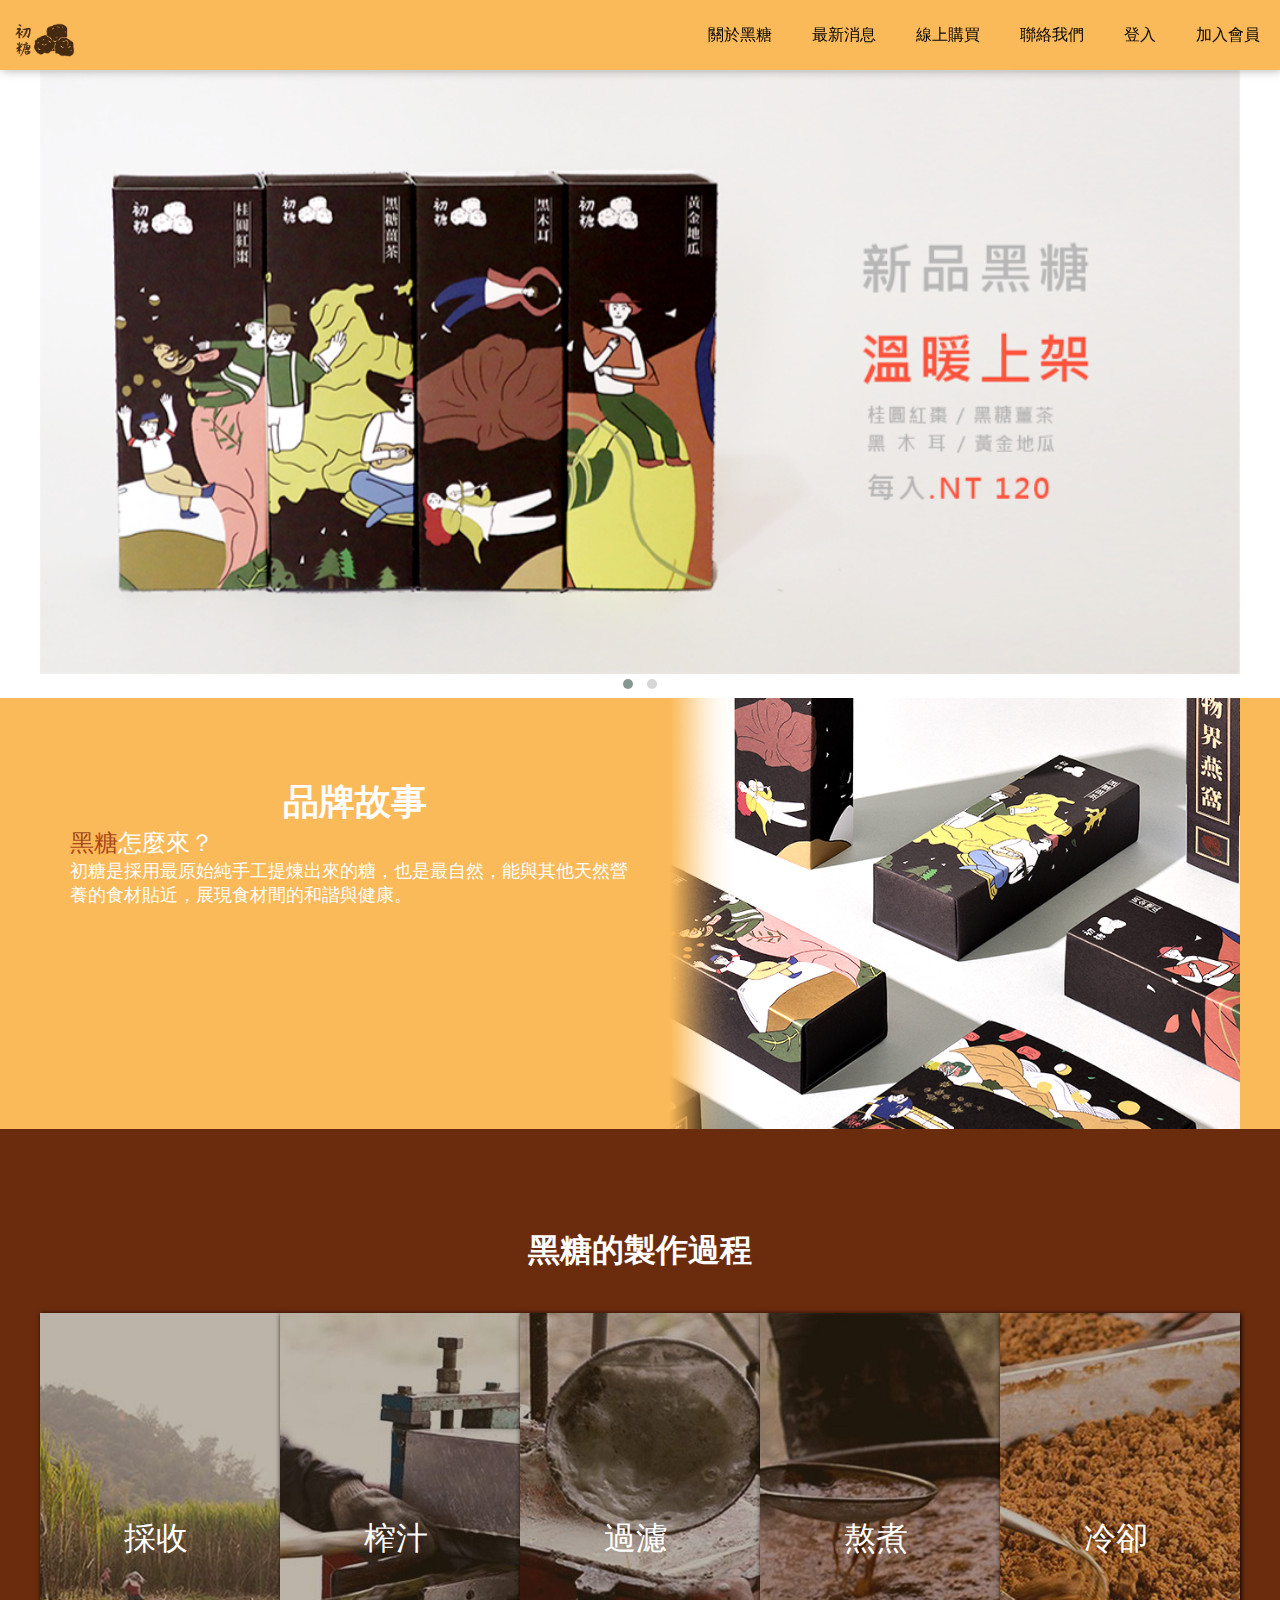
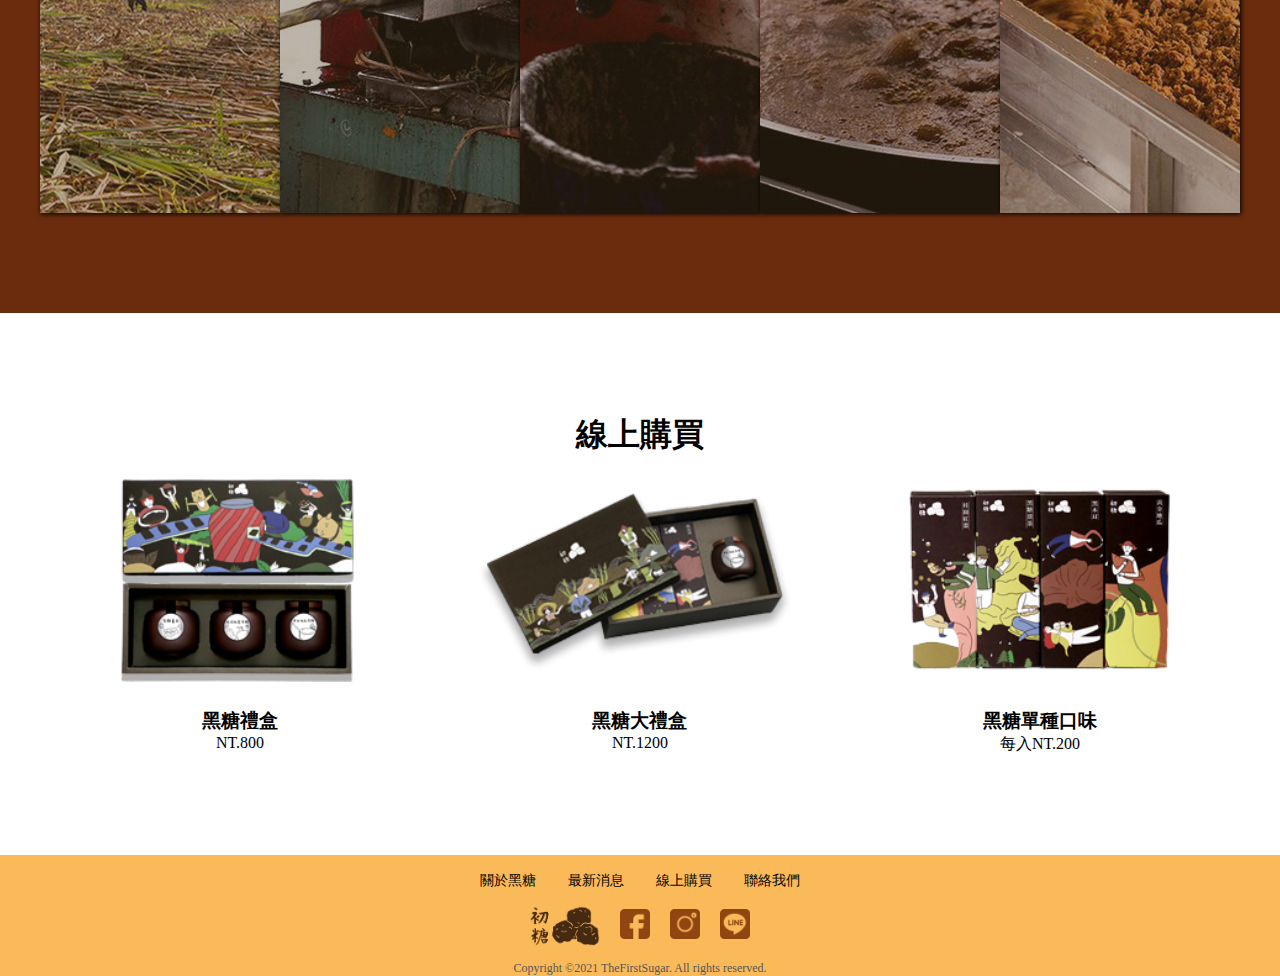
<file: index.html>
<!DOCTYPE html>
<html lang="en">
<head>
    <meta charset="UTF-8">
    <meta http-equiv="X-UA-Compatible" content="IE=edge">
    <meta name="viewport" content="width=device-width, initial-scale=1.0">
    <title>初糖</title>
    <link rel="stylesheet" href="css/style.css">
    <link rel="stylesheet" href="assets/owl.carousel.min.css">
    <link rel="stylesheet" href="assets/owl.theme.default.min.css">
    <link rel="stylesheet" href="css/index.css">
</head>
<body>
    <input type="checkbox" name="" id="menu_control">

    <div class="header">
        <a href="index.html" class="logo">
            <img src="pic/logo.png" alt="">
        </a>
        <label for="menu_control" class="menu_btn">
            <span>選單</span>
        </label>
        <nav>
            <a href="about.html">關於黑糖</a>
            <a href="news.html">最新消息</a>
            <a href="stone.html">線上購買</a>
            <a href="contact.html">聯絡我們</a>
            <a href="">登入</a>
            <a href="">加入會員</a>
        </nav>
    </div>
    
    
    
    <div class="owl-carousel owl-theme">
        <div class="item"><a href=""><img src="pic/news_commodity.png" style="width:100%"></a></div>
        <div class="item"><a href=""><img src="pic/news_commodity_1.png" style="width:100%"></a></div>
    </div>
    

    

    <section class="story">
        <div class="firstsugar">
            <div class="story_txt">
                <h2>品牌故事</h2>
                <span><span style="color:#A94719 ;">黑糖</span>怎麼來？</span>
                <p>初糖是採用最原始純手工提煉出來的糖，也是最自然，能與其他天然營養的食材貼近，展現食材間的和諧與健康。</p>
            </div>
            <div class="story_pic">
                <img src="pic/story_firstsugar.png" alt="">
            </div>
        </div>
    </section>
    <section class="blacksugar_step">
        <h2>黑糖的製作過程</h2>
        <div class="step">
            <div class="step_item">
                <img src="pic/step_1.png" alt="">
                <p>採收</p>
            </div>
            <div class="step_item">
                <img src="pic/step_2.jpg" alt="">
                <p>榨汁</p>
            </div>
            <div class="step_item">
                <img src="pic/step_3.jpg" alt="">
                <p>過濾</p>
            </div>
            <div class="step_item">
                <img src="pic/step_4.jpg" alt="">
                <p>熬煮</p>
            </div>
            <div class="step_item">
                <img src="pic/step_5.jpg" alt="">
                <p>冷卻</p>
            </div>
        </div>
    </section>
    
    <section class="stone">
        <h2>線上購買</h2>
        <div class="wrap">
                <div class="stone_item">
                    <a href=""><img src="pic/sugarbox.png"></a>
                    <h3>黑糖禮盒</h3>
                    <span>NT.800</span>
                </div>
            
                <div class="stone_item">
                    <a href=""><img src="pic/sugarbox2.png"></a>
                    <h3>黑糖大禮盒</h3>
                    <span>NT.1200</span>
                </div>
                
                <div class="stone_item">
                    <a href=""><img src="pic/sugarbox_mid.png"></a>
                    <h3>黑糖單種口味</h3>
                    <span>每入NT.200</span>
                </div>
            
            
        </div>
    </section>

    <div class="footer">
        <div class="footer_txt">
            <ul class="footer_ul">
                <li><a href="about.html">關於黑糖</a>  </li>
                <li><a href="news.html">最新消息</a>  </li>
                <li><a href="stone.html">線上購買</a>  </li>
                <li><a href="contact.html">聯絡我們</a>  </li>                
            </ul>
        </div>
        <div class="footer_item">
            <a href=></a><img src="pic/logo.png" alt=""></a>
            <a href=><img src="pic/facebook.png" alt=""></a>
            <a href=><img src="pic/instagram.png" alt=""></a>
            <a href=><img src="pic/line.png" alt=""><br></a>
        </div>    
        <div class="footer_copyright">
            <p>Copyright ©2021 TheFirstSugar. All rights reserved.</p>
        </div>
    </div>

</div>
<script src="https://code.jquery.com/jquery-3.6.0.min.js"></script>
<script src="owl.carousel.min.js"></script>
<script>
    $(document).ready(function(){
  $(".owl-carousel").owlCarousel({
        loop:true,
        margin:10,
        responsiveClass:true,
        dots: true,
        autoplay:true,
        responsive:{
            0:{
                items:1,
                nav:true
            },
            768:{
                items:1,
                nav:false
            },
            1200:{
                items:1,
                nav:true,
                loop:false
            }
        }
    });
});
    
</script>
</body>
</html>
</file>
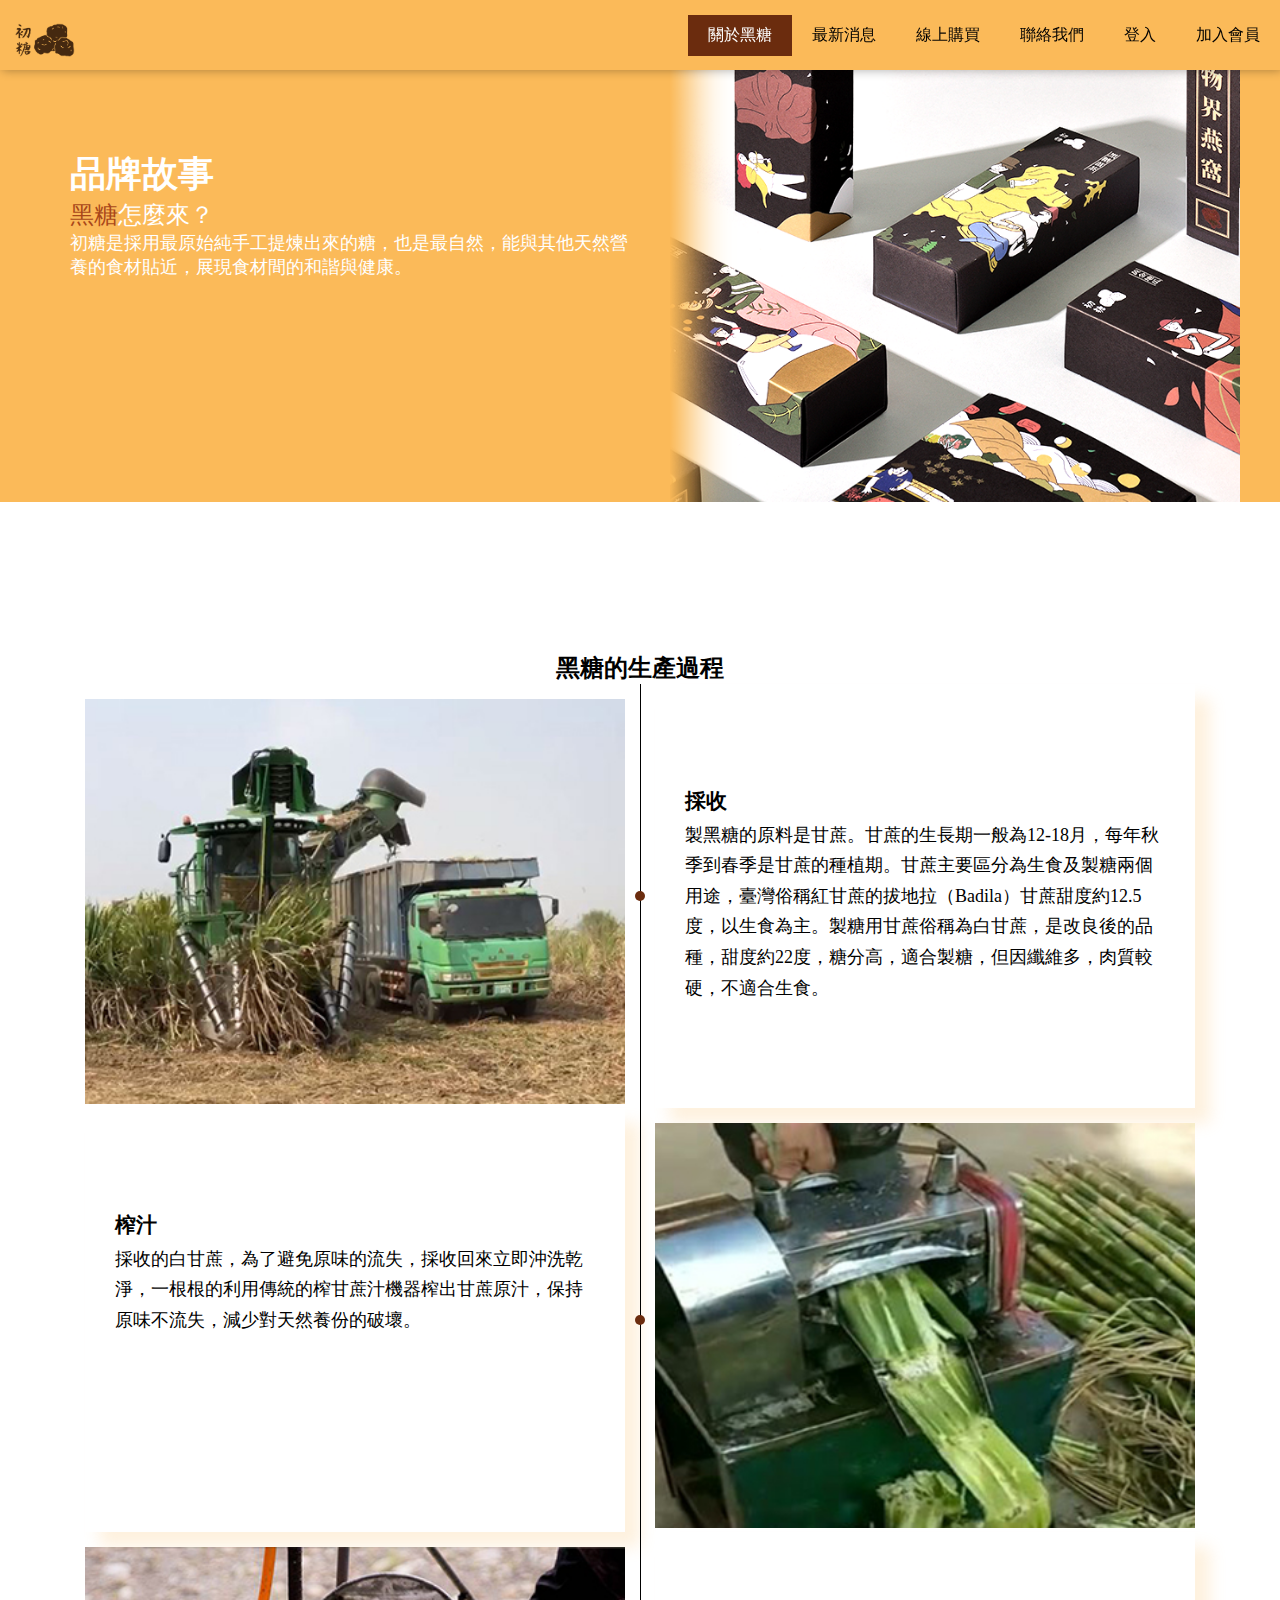
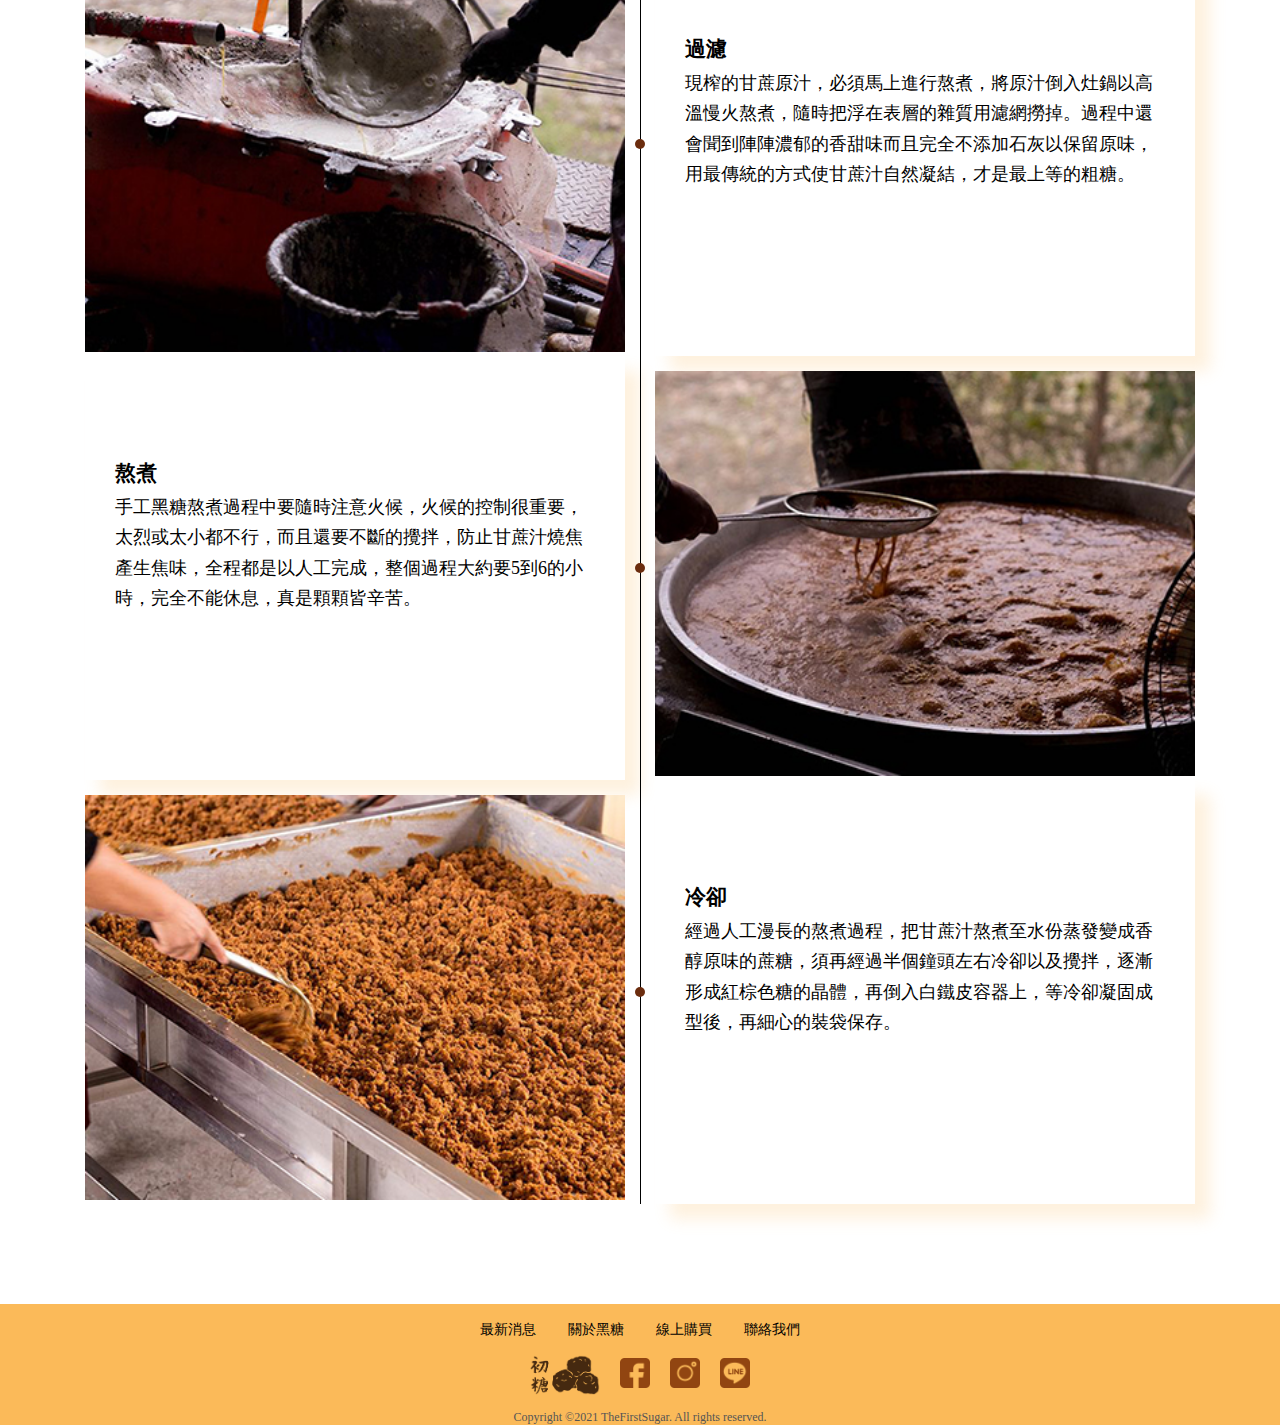
<file: about.html>
<!DOCTYPE html>
<html lang="en">
<head>
    <meta charset="UTF-8">
    <meta http-equiv="X-UA-Compatible" content="IE=edge">
    <meta name="viewport" content="width=device-width, initial-scale=1.0">
    <title>初糖 | 關於我們</title>
    <link rel="stylesheet" href="css/style.css">
    <link rel="stylesheet" href="css/about.css">
</head>
<body>
    <input type="checkbox" name="" id="menu_control">

    <div class="header">
        <a href="index.html" class="logo">
            <img src="pic/logo.png" alt="">
        </a>
        <label for="menu_control" class="menu_btn">
            <span>選單</span>
        </label>
        <nav>
            <a href="about.html" style='background-color: #6b2c0e; color: #fff;'>關於黑糖</a>
            <a href="news.html">最新消息</a>
            <a href="stone.html">線上購買</a>
            <a href="contact.html">聯絡我們</a>
            <a href="">登入</a>
            <a href="">加入會員</a>
        </nav>
    </div>

    <section class="story">
        <div class="firstsugar">
            <div class="story_txt">
                <h2>品牌故事</h2>
                <span><span style="color:#A94719 ;">黑糖</span>怎麼來？</span>
                <p>初糖是採用最原始純手工提煉出來的糖，也是最自然，能與其他天然營養的食材貼近，展現食材間的和諧與健康。</p>
            </div>
            <div class="story_pic">
                <img src="pic/story_firstsugar.png" alt="">
            </div>
        </div>
    </section>
    
    <section class="black_sugar_step">
        <h2>黑糖的生產過程</h2>
        <div class="wrap">
            <div class="item_step">
                <div class="item_nub">步驟一</div>
                <div class="pic"><img src="pic/about_step_1.jpg"></div>
                <div class="txt">
                    <h3>採收</h3>
                    <p>製黑糖的原料是甘蔗。甘蔗的生長期一般為12-18月，每年秋季到春季是甘蔗的種植期。甘蔗主要區分為生食及製糖兩個用途，臺灣俗稱紅甘蔗的拔地拉（Badila）甘蔗甜度約12.5度，以生食為主。製糖用甘蔗俗稱為白甘蔗，是改良後的品種，甜度約22度，糖分高，適合製糖，但因纖維多，肉質較硬，不適合生食。</p>
                </div>
            </div>
            <div class="item_step">
                <div class="item_nub">步驟二</div>
                <div class="pic"><img src="pic/about_step_2.jpg"></div>
                <div class="txt">
                    <h3>榨汁</h3>
                    <p>採收的白甘蔗，為了避免原味的流失，採收回來立即沖洗乾淨，一根根的利用傳統的榨甘蔗汁機器榨出甘蔗原汁，保持原味不流失，減少對天然養份的破壞。</p>
                </div>
            </div>
            <div class="item_step">
                <div class="item_nub">步驟三</div>
                <div class="pic"><img src="pic/about_step_3.jpg"></div>
                <div class="txt">
                    <h3>過濾</h3>
                    <p>現榨的甘蔗原汁，必須馬上進行熬煮，將原汁倒入灶鍋以高溫慢火熬煮，隨時把浮在表層的雜質用濾網撈掉。過程中還會聞到陣陣濃郁的香甜味而且完全不添加石灰以保留原味，用最傳統的方式使甘蔗汁自然凝結，才是最上等的粗糖。</p>
                </div>
            </div>
            <div class="item_step">
                <div class="item_nub">步驟四</div>
                <div class="pic"><img src="pic/about_step_4.jpg"></div>
                <div class="txt">
                    <h3>熬煮</h3>
                    <p>手工黑糖熬煮過程中要隨時注意火候，火候的控制很重要，太烈或太小都不行，而且還要不斷的攪拌，防止甘蔗汁燒焦產生焦味，全程都是以人工完成，整個過程大約要5到6的小時，完全不能休息，真是顆顆皆辛苦。</p>
                </div>
            </div>
            <div class="item_step">
                <div class="item_nub">步驟五</div>
                <div class="pic"><img src="pic/about_step_5.jpg"></div>
                <div class="txt">
                    <h3>冷卻</h3>
                    <p>經過人工漫長的熬煮過程，把甘蔗汁熬煮至水份蒸發變成香醇原味的蔗糖，須再經過半個鐘頭左右冷卻以及攪拌，逐漸形成紅棕色糖的晶體，再倒入白鐵皮容器上，等冷卻凝固成型後，再細心的裝袋保存。</p>
                </div>
            </div>
            
        
        
            
        </div>
    </section>
    
    <div class="footer">
        <div class="footer_txt">
            <ul class="footer_ul">
                <li><a href="news.html">最新消息</a>  </li>
                <li><a href="about.html">關於黑糖</a>  </li>
                <li><a href="stone.html">線上購買</a>  </li>
                <li><a href="contact.html">聯絡我們</a>  </li>
            </ul>
            
        </div>

        
        <div class="footer_item">
            <a href=></a><img src="pic/logo.png" alt=""></a>
            <a href=><img src="pic/facebook.png" alt=""></a>
            <a href=><img src="pic/instagram.png" alt=""></a>
            <a href=><img src="pic/line.png" alt=""></a>
        </div>    
        <div class="footer_copyright">
            <p>Copyright ©2021 TheFirstSugar. All rights reserved.</p>
        </div>
    </div>
</div>
</body>
</html>
</file>
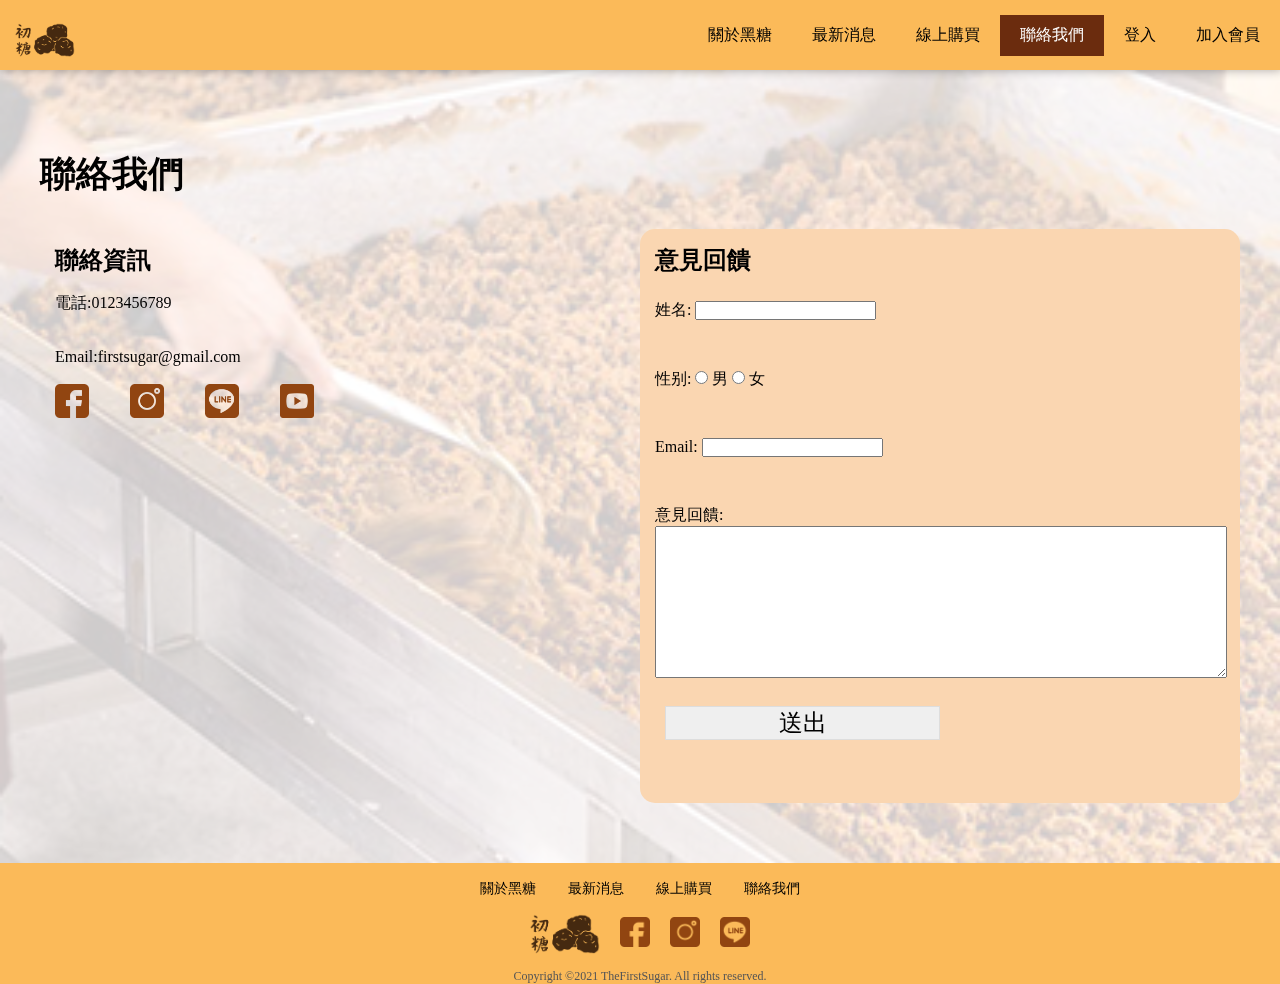
<file: contact.html>
<!DOCTYPE html>
<html lang="en">
<head>
    <meta charset="UTF-8">
    <meta http-equiv="X-UA-Compatible" content="IE=edge">
    <meta name="viewport" content="width=device-width, initial-scale=1.0">
    <title>初糖 | 聯絡我們</title>
    <link rel="stylesheet" href="css/style.css">
    <link rel="stylesheet" href="css/contact.css">
</head>
<body>
    <div class="bg">
        <img src="pic/about_step_5.jpg">
    </div>
    <input type="checkbox" name="" id="menu_control">

    <div class="header">
        <a href="index.html" class="logo">
            <img src="pic/logo.png" alt="">
        </a>
        <label for="menu_control" class="menu_btn">
            <span>選單</span>
        </label>
        <nav>
            <a href="about.html">關於黑糖</a>
            <a href="news.html">最新消息</a>
            <a href="stone.html">線上購買</a>
            <a href="contact.html" style='background-color: #6b2c0e; color: #fff;'>聯絡我們</a>
            <a href="">登入</a>
            <a href="">加入會員</a>
        </nav>
    </div>
    
    <div class="contact_h2">
        <h2>聯絡我們</h2>
    </div>
    <section class="contact">
        <!-- <div class="contact_wrap">
            <div class="contact_txt">
                <h3>聯絡資訊</h3>
                <p>電話:0123456789</p>
            </div>
        </div> -->
        <div class="wrap">
            <div class="contact_txt">
                <h3>聯絡資訊</h3>
                <p>電話:0123456789</p>
                <p>Email:firstsugar@gmail.com</p>
            </div>
            <div class="contact_wrap">
                <div class="contact_item">
                    <a href=""><img src="pic/facebook.png" alt=""></a>
                </div>
                <div class="contact_item">
                    <a href=""><img src="pic/instagram.png" alt=""></a>
                </div>
                <div class="contact_item">
                    <a href=""><img src="pic/line.png" alt=""></a>
                </div>
                <div class="contact_item">
                    <a href=""><img src="pic/youtube.png" alt=""></a>
                </div>
            </div>
        </div>
        <div class="contact_wrap">
            <form id="myform">
                <h2>意見回饋</h2>
                <fieldset>
                    <p>姓名:
                        <input class="special" type="text" name="name">
                    </p>
                    <p>性别:
                        <input class="radio" type="radio"  name="sex" value="male">
                        男
                        <input class="radio" type="radio"  name="sex" value="female">
                        女 </p>
                    <p>Email:
                        <input  class="special" type="text" name="email">
                    </p>
                    
                    <p>意見回饋:<br>
                        <textarea name="message" cols="65" rows="10"></textarea>
                    </p>
        
                    <div class="form_btn">
                        <button type="submit" class="submit"  >送出</button>
                    </div>
                    <p >
                    </p>
                </fieldset>
            </form>
        </div>
    </section>
        
    
    
    <div class="footer">
        <div class="footer_txt">
            <ul class="footer_ul">
                <li><a href="about.html">關於黑糖</a>  </li>
                <li><a href="news.html">最新消息</a>  </li>
                <li><a href="stone.html">線上購買</a>  </li>
                <li><a href="contact.html">聯絡我們</a>  </li>
            </ul>
            
        </div>
        <div class="footer_item">
            <a href=></a><img src="pic/logo.png" alt=""></a>
            <a href=><img src="pic/facebook.png" alt=""></a>
            <a href=><img src="pic/instagram.png" alt=""></a>
            <a href=><img src="pic/line.png" alt=""></a>
        </div>    
        <div class="footer_copyright">
            <p>Copyright ©2021 TheFirstSugar. All rights reserved.</p>
        </div>
    </div>
</div>
</body>
</html>
</file>
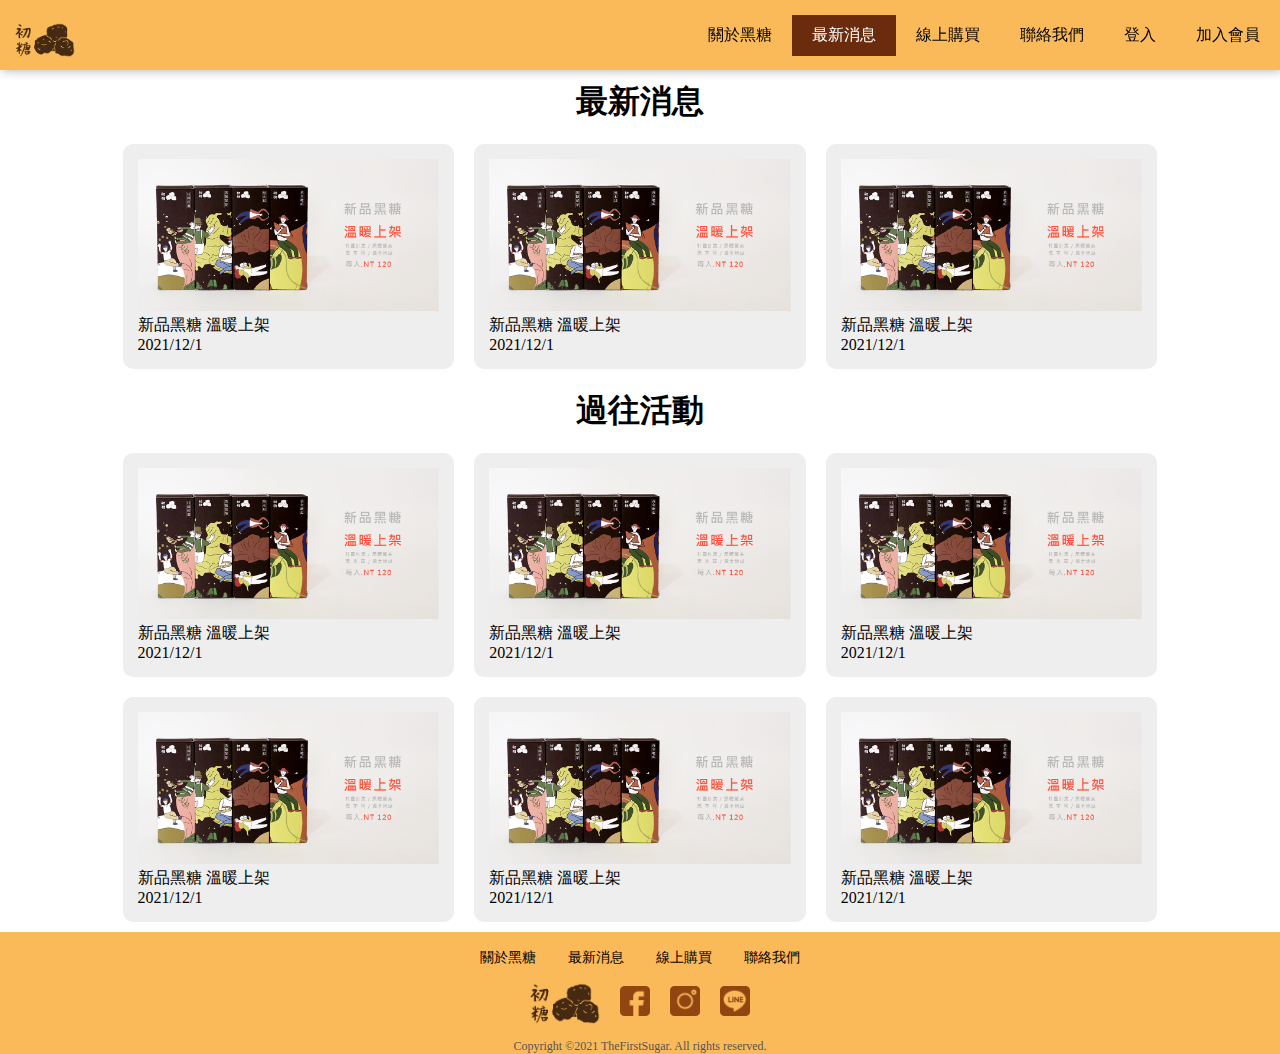
<file: news.html>
<!DOCTYPE html>
<html lang="en">
<head>
    <meta charset="UTF-8">
    <meta http-equiv="X-UA-Compatible" content="IE=edge">
    <meta name="viewport" content="width=device-width, initial-scale=1.0">
    <title>初糖 | 最新消息</title>
    <link rel="stylesheet" href="css/style.css">
    <link rel="stylesheet" href="css/news.css">
</head>
<body>
    <input type="checkbox" name="" id="menu_control">

    <div class="header">
        <a href="index.html" class="logo">
            <img src="pic/logo.png" alt="">
        </a>
        <label for="menu_control" class="menu_btn">
            <span>選單</span>
        </label>
        <nav>
            <a href="about.html">關於黑糖</a>
            <a href="news.html" style='background-color: #6b2c0e; color: #fff;'>最新消息</a>
            <a href="stone.html">線上購買</a>
            <a href="contact.html">聯絡我們</a>
            <a href="">登入</a>
            <a href="">加入會員</a>
        </nav>
    </div>
    
    <section class="news">
        <h2>最新消息</h2>
        <div class="flex">
            <div class="wrap">
                <div class="row">
                    <div class="pic">
                        <img src="pic/news_commodity.png" alt="">
                    </div>
                    <div class="txt">
                        <span>新品黑糖 溫暖上架</span>
                        <p>2021/12/1</p>
                    </div>
                </div>
                <div class="row">
                    <div class="pic">
                        <img src="pic/news_commodity.png" alt="">
                    </div>
                    <div class="txt">
                        <span>新品黑糖 溫暖上架</span>
                        <p>2021/12/1</p>
                    </div>
                </div>
                <div class="row">
                    <div class="pic">
                        <img src="pic/news_commodity.png" alt="">
                    </div>
                    <div class="txt">
                        <span>新品黑糖 溫暖上架</span>
                        <p>2021/12/1</p>
                    </div>
                </div>
            </div>
        </div>

        <h2>過往活動</h2>
        <div class="wrap">
            <div class="row">
                <div class="pic">
                    <img src="pic/news_commodity.png" alt="">
                </div>
                <div class="txt">
                    <span>新品黑糖 溫暖上架</span>
                    <p>2021/12/1</p>
                </div>
            </div>
            <div class="row">
                <div class="pic">
                    <img src="pic/news_commodity.png" alt="">
                </div>
                <div class="txt">
                    <span>新品黑糖 溫暖上架</span>
                    <p>2021/12/1</p>
                </div>
            </div>
            <div class="row">
                <div class="pic">
                    <img src="pic/news_commodity.png" alt="">
                </div>
                <div class="txt">
                    <span>新品黑糖 溫暖上架</span>
                    <p>2021/12/1</p>
                </div>
            </div>
            <div class="row">
                <div class="pic">
                    <img src="pic/news_commodity.png" alt="">
                </div>
                <div class="txt">
                    <span>新品黑糖 溫暖上架</span>
                    <p>2021/12/1</p>
                </div>
            </div>
            <div class="row">
                <div class="pic">
                    <img src="pic/news_commodity.png" alt="">
                </div>
                <div class="txt">
                    <span>新品黑糖 溫暖上架</span>
                    <p>2021/12/1</p>
                </div>
            </div>
            <div class="row">
                <div class="pic">
                    <img src="pic/news_commodity.png" alt="">
                </div>
                <div class="txt">
                    <span>新品黑糖 溫暖上架</span>
                    <p>2021/12/1</p>
                </div>
            </div>
        </div>
    </section>

    
    <div class="footer">
        <div class="footer_txt">
            <ul class="footer_ul">
                <li><a href="about.html">關於黑糖</a>  </li>
                <li><a href="news.html">最新消息</a>  </li>
                <li><a href="stone.html">線上購買</a>  </li>
                <li><a href="contact.html">聯絡我們</a>  </li>
            </ul>
            
        </div>
        <div class="footer_item">
            <a href=></a><img src="pic/logo.png" alt=""></a>
            <a href=><img src="pic/facebook.png" alt=""></a>
            <a href=><img src="pic/instagram.png" alt=""></a>
            <a href=><img src="pic/line.png" alt=""></a>
        </div>
        <div class="footer_copyright">
            <p>Copyright ©2021 TheFirstSugar. All rights reserved.</p>
        </div>    
    </div>
</body>
</html>
</file>
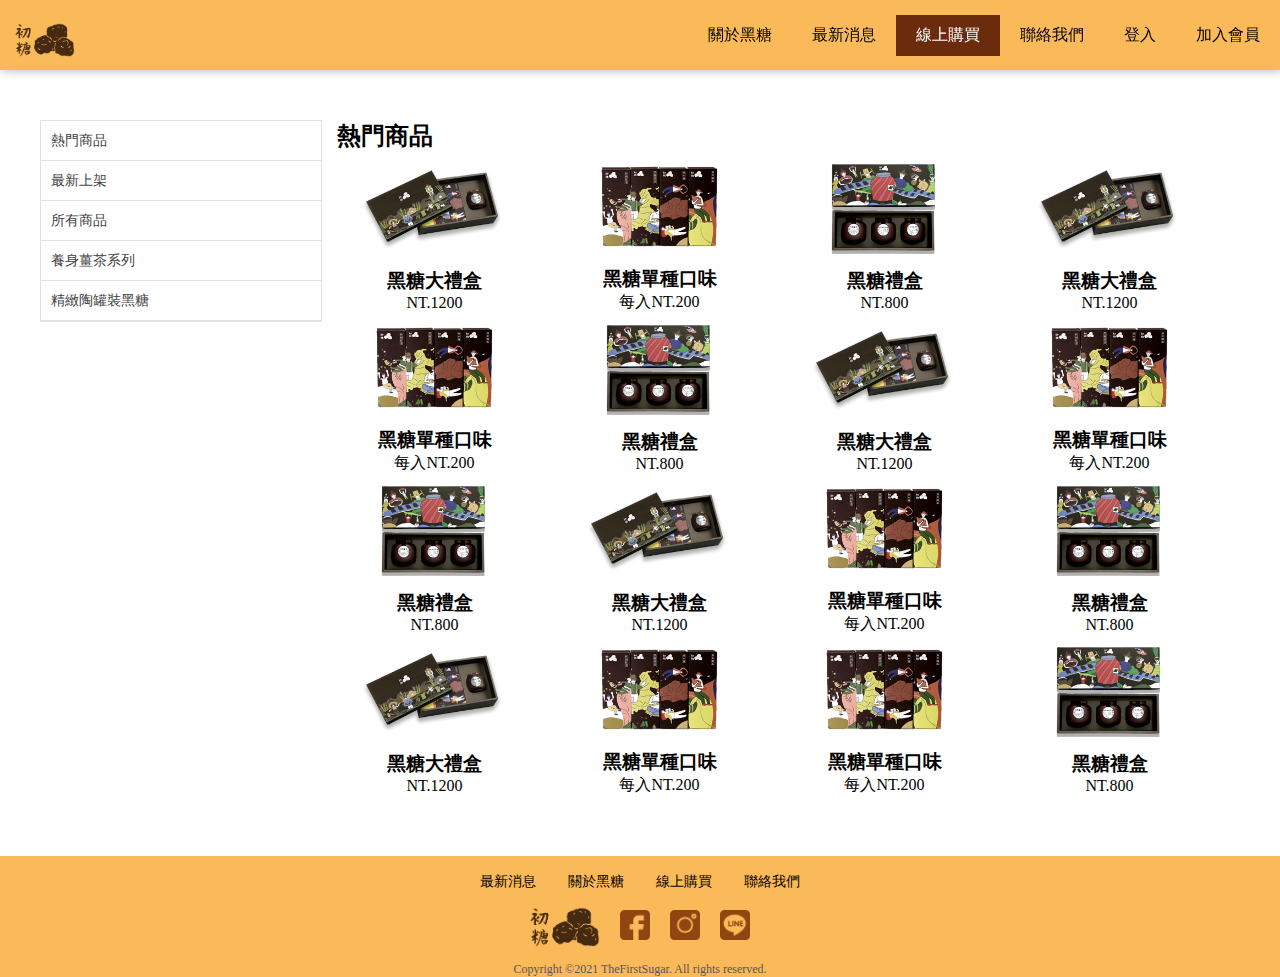
<file: stone.html>
<!DOCTYPE html>
<html lang="en">
<head>
    <meta charset="UTF-8">
    <meta http-equiv="X-UA-Compatible" content="IE=edge">
    <meta name="viewport" content="width=device-width, initial-scale=1.0">
    <title>初糖 | 線上購買</title>
    <link rel="stylesheet" href="css/style.css">
    <link rel="stylesheet" href="css/stone.css">
</head>
<body>
    <input type="checkbox" name="" id="menu_control">

    <div class="header">
        <a href="index.html" class="logo">
            <img src="pic/logo.png" alt="">
        </a>
        <label for="menu_control" class="menu_btn">
            <span>選單</span>
        </label>
        <nav>
            <a href="about.html">關於黑糖</a>
            <a href="news.html">最新消息</a>
            <a href="stone.html" style='background-color: #6b2c0e; color: #fff;'>線上購買</a>
            <a href="contact.html">聯絡我們</a>
            <a href="">登入</a>
            <a href="">加入會員</a>
        </nav>
    </div>
    <div class="row">
        
        <section class="stone">
            <ul class="stone_classification">
                <li><a href="">熱門商品</a></li>
                <li><a href="">最新上架</a></li>
                <li><a href="">所有商品</a></li>
                <li><a href="">養身薑茶系列</a></li>
                <li><a href="">精緻陶罐裝黑糖</a></li>
            </ul>
            <div class="stone_right">
                <div class="stone_h2">
                    <h2>熱門商品</h2>
                </div>
                <div class="wrap">
                    <div class="stone_item">
                        <a href="stone_item.html"><img src="pic/sugarbox2.png"></a>
                        <h3>黑糖大禮盒</h3>
                        <span>NT.1200</span>
                    </div>
                    <div class="stone_item">
                        <a href=""><img src="pic/sugarbox_mid.png"></a>
                        <h3>黑糖單種口味</h3>
                        <span>每入NT.200</span>
                    </div>
                    <div class="stone_item">
                        <a href=""><img src="pic/sugarbox.png"></a>
                        <h3>黑糖禮盒</h3>
                        <span>NT.800</span>
                    </div>
                    <div class="stone_item">
                        <a href=""><img src="pic/sugarbox2.png"></a>
                        <h3>黑糖大禮盒</h3>
                        <span>NT.1200</span>
                    </div>
                    <div class="stone_item">
                        <a href=""><img src="pic/sugarbox_mid.png"></a>
                        <h3>黑糖單種口味</h3>
                        <span>每入NT.200</span>
                    </div>
                    <div class="stone_item">
                        <a href=""><img src="pic/sugarbox.png"></a>
                        <h3>黑糖禮盒</h3>
                        <span>NT.800</span>
                    </div>
                    <div class="stone_item">
                        <a href=""><img src="pic/sugarbox2.png"></a>
                        <h3>黑糖大禮盒</h3>
                        <span>NT.1200</span>
                    </div>
                    <div class="stone_item">
                        <a href=""><img src="pic/sugarbox_mid.png"></a>
                        <h3>黑糖單種口味</h3>
                        <span>每入NT.200</span>
                    </div>
                    <div class="stone_item">
                        <a href=""><img src="pic/sugarbox.png"></a>
                        <h3>黑糖禮盒</h3>
                        <span>NT.800</span>
                    </div>
                    <div class="stone_item">
                        <a href=""><img src="pic/sugarbox2.png"></a>
                        <h3>黑糖大禮盒</h3>
                        <span>NT.1200</span>
                    </div>
                    <div class="stone_item">
                        <a href=""><img src="pic/sugarbox_mid.png"></a>
                        <h3>黑糖單種口味</h3>
                        <span>每入NT.200</span>
                    </div>
                    <div class="stone_item">
                        <a href=""><img src="pic/sugarbox.png"></a>
                        <h3>黑糖禮盒</h3>
                        <span>NT.800</span>
                    </div>
                    <div class="stone_item">
                        <a href=""><img src="pic/sugarbox2.png"></a>
                        <h3>黑糖大禮盒</h3>
                        <span>NT.1200</span>
                    </div>
                    <div class="stone_item">
                        <a href=""><img src="pic/sugarbox_mid.png"></a>
                        <h3>黑糖單種口味</h3>
                        <span>每入NT.200</span>
                    </div>
                    <div class="stone_item">
                        <a href=""><img src="pic/sugarbox_mid.png"></a>
                        <h3>黑糖單種口味</h3>
                        <span>每入NT.200</span>
                    </div>
                    <div class="stone_item">
                        <a href=""><img src="pic/sugarbox.png"></a>
                        <h3>黑糖禮盒</h3>
                        <span>NT.800</span>
                    </div>
                </div>
            </div>
        </section>
    </div>
   
    
    <div class="footer">
        <div class="footer_txt">
            <ul class="footer_ul">
                <li><a href="news.html">最新消息</a>  </li>
                <li><a href="about.html">關於黑糖</a>  </li>
                <li><a href="stone.html">線上購買</a>  </li>
                <li><a href="contact.html">聯絡我們</a>  </li>
            </ul>
            
        </div>
        <div class="footer_item">
            <a href=></a><img src="pic/logo.png" alt=""></a>
            <a href=><img src="pic/facebook.png" alt=""></a>
            <a href=><img src="pic/instagram.png" alt=""></a>
            <a href=><img src="pic/line.png" alt=""></a>   
        </div>    
        <div class="footer_copyright">
            <p>Copyright ©2021 TheFirstSugar. All rights reserved.</p>
        </div>
    </div>

</div>
</body>
</html>
</file>
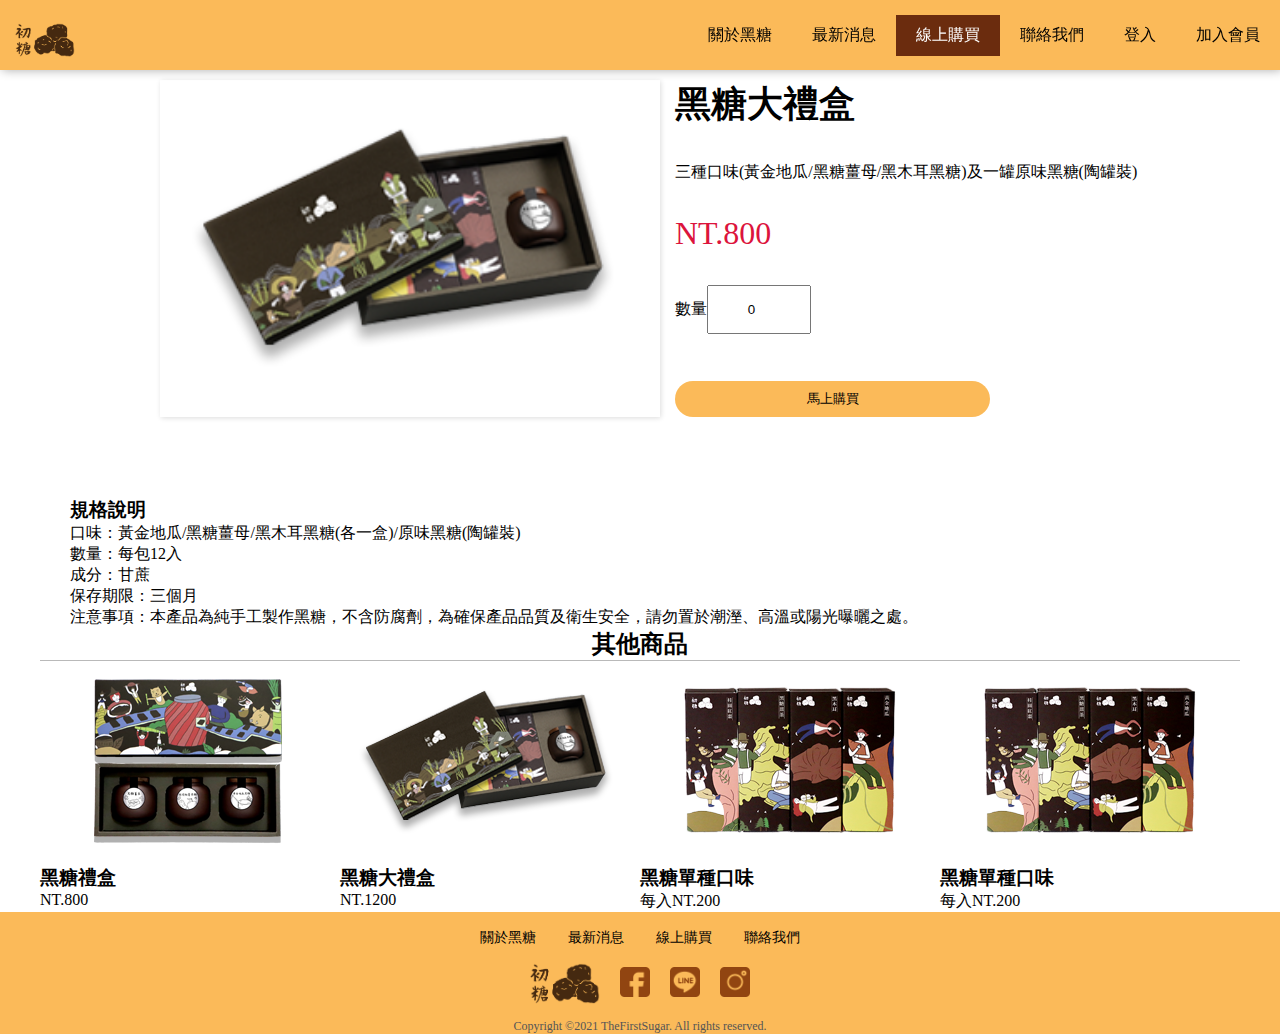
<file: stone_item.html>
<!DOCTYPE html>
<html lang="en">
<head>
    <meta charset="UTF-8">
    <meta http-equiv="X-UA-Compatible" content="IE=edge">
    <meta name="viewport" content="width=device-width, initial-scale=1.0">
    <title>初糖 | 商品</title>
    <link rel="stylesheet" href="css/style.css">
    <link rel="stylesheet" href="css/stone_item.css">
</head>
<body>
    <input type="checkbox" name="" id="menu_control">

    <div class="header">
        <a href="index.html" class="logo">
            <img src="pic/logo.png" alt="">
        </a>
        <label for="menu_control" class="menu_btn">
            <span>選單</span>
        </label>
        <nav>
            <a href="about.html">關於黑糖</a>
            <a href="news.html">最新消息</a>
            <a href="stone.html" style='background-color: #6b2c0e; color: #fff;'>線上購買</a>
            <a href="contact.html">聯絡我們</a>
            <a href="">登入</a>
            <a href="">加入會員</a>
        </nav>
    </div>
    
    <section class="stone">
        <div class="wrap">
            <div class="stone_item">
                <div class="pic">
                    <img src="pic/sugarbox2.png">
                </div>   
                <div class="txt">
                    <h3>黑糖大禮盒</h3>
                    <p>三種口味(黃金地瓜/黑糖薑母/黑木耳黑糖)及一罐原味黑糖(陶罐裝)</p>
                    <span>NT.800</span>
                    <div class="txt_buttun">                    
                        數量<input type="number" name="ticketNum" value="0" style="width:100px; height: 45px; text-align: center;" >
                    </div>
                    <button>馬上購買</button>
                </div>
            </div>
        </div>
    </section>
    <section class="product_description">
        <div class="product_item"></div>
        <div class="product_item">
            <h3>規格說明</h3>
            <span>口味：黃金地瓜/黑糖薑母/黑木耳黑糖(各一盒)/原味黑糖(陶罐裝)</span>
            <span>數量：每包12入</span>
            <span>成分：甘蔗</span>
            <span>保存期限：三個月</span>
            <span>注意事項：本產品為純手工製作黑糖，不含防腐劑，為確保產品品質及衛生安全，請勿置於潮溼、高溫或陽光曝曬之處。</span>
        </div>
    </section>
    <section class="stone_more">
        <h2>其他商品</h2>
        <div class="wrap">
            <div class="stone_more_item">
            <a href=""><img src="pic/sugarbox.png"></a>
            <h3>黑糖禮盒</h3>
            <span>NT.800</span>
            </div>
            <div class="stone_more_item">
            <a href=""><img src="pic/sugarbox2.png"></a>
            <h3>黑糖大禮盒</h3>
            <span>NT.1200</span>
            </div>
            <div class="stone_more_item">
            <a href=""><img src="pic/sugarbox_mid.png"></a>
            <h3>黑糖單種口味</h3>
            <span>每入NT.200</span>
            </div>
            <div class="stone_more_item">
            <a href=""><img src="pic/sugarbox_mid.png"></a>
            <h3>黑糖單種口味</h3>
            <span>每入NT.200</span>
            </div>
        </div>
    </section>
    
    <div class="footer">
        <div class="footer_txt">
            <ul class="footer_ul">
                <li><a href="about.html">關於黑糖</a>  </li>
                <li><a href="news.html">最新消息</a>  </li>
                <li><a href="stone.html">線上購買</a>  </li>
                <li><a href="contact.html">聯絡我們</a>  </li>
            </ul>
            
        </div>
        <div class="footer_item">
            <a href=></a><img src="pic/logo.png" alt=""></a>
            <a href=><img src="pic/facebook.png" alt=""></a>
            <a href=><img src="pic/line.png" alt=""></a>            
            <a href=><img src="pic/instagram.png" alt=""></a>
        </div>  
        <div class="footer_copyright">
            <p>Copyright ©2021 TheFirstSugar. All rights reserved.</p>
        </div>  
    </div>
</div>
</body>
</html>
</file>
<file: css/style.css>
*{
    margin: 0;
    padding: 0;
    list-style: none;
}
#menu_control{
    position: absolute;
    opacity: 0;
}
.header{
    width: 100%;
    height: 70px;
    background-color: #fbba59;
    position: fixed;
    box-shadow: 2px 0px 10px #0005; 
    z-index: 99;
}
 .logo{
     padding-top: 15px;
    padding-left: 15px;
    width: 60px;
    height: 40px;
    display: block;
}
.logo img{
    width: 100%;
    vertical-align: middle;
}
.menu_btn{
    width: 40px;
    height: 40px;
    /* background-color: black; */
    display: block;
    position: absolute;
    top: 15px;
    right: 10px;
    cursor: pointer;
}
.menu_btn:checked {
    background-color: #6b2c0e;
}
.menu_btn span{
    opacity: 0;
    width: 1px;
    height: 1px;
    display: block;
    overflow: hidden;
}
.menu_btn::before{
    content: '';
    position: absolute;
    height: 2px;
    width: 36px;
    background-color: #555;
    top: 0;
    bottom: 0;
    margin: auto;
    box-shadow: 0px 8px 0px #555,
                0px -8px 0px #555;
}
nav{
    width: 80%;
    height: calc(100vh - 50px);
    background-color: #fbb833ed;
    position: absolute;
    top: 70px;
    left: -100%;
    transition: 0.3s;
}
nav a{
    display: block;
    text-decoration: none;
    color: #000;
    padding: 10px 20px;
    border-bottom: 1px solid #fff;
}
#menu_control:checked ~ .header nav{
    left: 0%;
}

.footer{
    width:  100%;
    margin: auto;
    background-color: #fbba59;
}
.footer_txt{
    max-width: 1200px;
    margin: auto;
}
.footer_ul{
    display: flex;
    justify-content: center;
}
.footer_ul li{
    padding: 1em;
}
.footer_ul li:hover{
    background-color: #6b2c0e;
}
.footer_ul li a{
    text-decoration: none;
    color: #000;
}
.footer_item{
    display: flex;
    justify-content: center;
    align-items: center;
}
.footer_item p{
    display: inline-block;
    margin-left: 15px;
    vertical-align: middle;
}
.footer_item img:nth-child(0n+2){
    width: 70px;
}
.footer_item img{
    width: 30px;
    padding: 0 10px;
    padding-bottom: 15px;
}
.footer_copyright{
    font-size: 12px;
    text-align: center;
    color: #555;
}
.footer_ul li a{
    font-size: 14px;
}
@media screen and (min-width:768px) {
    
    .menu_btn{ display: none;}
    .header{
        display: flex;
        justify-content: space-between;
        align-items: center;
    }
    nav{
        position: relative;
        left: 0;
        display: flex;
        width: auto;
        height: auto;
        top: 0;
        background-color: transparent;
    }
    nav a{
        border-bottom: none;
        color: #000;
    }
}
</file>
<file: css/index.css>
/* index.html */
.news{
    max-width: 1200px;
    padding-top: 70px;
    margin:  auto ;
    font-size: 0;
}
.news img{
    width: 100%;
}
.story{
    background-color: #fbba59;
}
.story_txt{
    width: calc(100% - 60px);
    margin-top:0px ;
    padding: 30px;
    color: #fff;
}
.story_pic{
    width: 100%;
    font-size: 0;
}
.story_pic img{
    width: 100%;
}
.story_txt h2{
    font-size: 36px;
}
.story_txt span{
    font-size: 24px;
}
.story_txt p{
    font-size: 18px;
}
.blacksugar_step{
    background-color: #6b2c0e;
    padding: 100px 0;
}
h2{
    text-align: center;
    font-size: 32px;
}
.stone{
    margin: 100px auto;
    text-align: center;
}
.blacksugar_step h2{
    color: #fff;
}
.step{
    display: flex;
    flex-wrap: wrap;
    justify-content: center;
    line-height: 0;            
}
.step_item{
    height: 150px;
    overflow: hidden;
    position: relative;
}
.step_item :nth-child(5n){
    width: 100%;
    height: 150px;
    overflow: hidden;
    position: relative;
}
.step_item p{
    position: absolute;
    top: 45%;
    left:35%;
    color: #fff;
    font-size: 32px;
}

@media screen and (min-width:768px) {
    
    .stone{
        max-width: 768px;
    }
    .wrap{
        display: flex;
        margin: auto;
    }
    .stone_item{
        width: calc(100% / 3 - 30px);
        padding: 0 15px;
        /* box-sizing: border-box; */
    }
    .stone_item img{
        width: 100%;
    }
    .story_pic{
        width: calc(100% / 2);
        font-size: 0;
    }
    .firstsugar{
        max-width: 1200px;
        margin: auto;
        justify-content: center;
        display: flex;
    }
    .story_txt{
        width: calc(100% / 2);
        margin-top: 50px;
    }
    .step{
        display: flex;
        justify-content: center;
        line-height: 0;
    }
    .step_item{
        height: auto;
        position: relative;
        overflow: visible;
    }
    .step_item p{
        position: absolute;
        top: 45%;
        left:35%;
        color: #fff;
        font-size: 32px;
    }
    .step_item img{
        transform:scale(1,1);
        transition: all 1s ease-out;
        box-shadow: 1px 1px 5px #000;

    }
    .step_item img:hover{
        transform:scale(1.1,1.1);
        transition: all 1s ease-out;
        z-index: 10;
        box-shadow: 1px 1px 30px #000;
    }
    .blacksugar_step h2{
        margin-bottom: 40px;
    }
}
@media screen and (min-width:1200px) {
    .stone{
        max-width: 1200px;
    }
    .wrap{
        display: flex;
        margin: auto;
    }
    .stone_item{
        width: calc(100% / 3 - 30px);
        padding: 0 15px;
        /* box-sizing: border-box; */
    }
    .stone_item img{
        width: 100%;
    }
    .story_pic{
        width: calc(100% / 2);
        font-size: 0;
    }
    .firstsugar{
        max-width: 1200px;
        margin: auto;
        justify-content: center;
        display: flex;
    }
    .story_txt{
        width: calc(100% / 2);
        margin-top: 50px;
    }
    .step{
        display: flex;
        justify-content: center;
        line-height: 0;
    }
    .step_item{
        height: auto;
        position: relative;
        overflow: visible;
    }
    .step_item p{
        position: absolute;
        top: 45%;
        left:35%;
        color: #fff;
        font-size: 32px;
    }
    .step_item img{
        transform:scale(1,1);
        transition: all 1s ease-out;
        box-shadow: 1px 1px 5px #000;

    }
    .step_item img:hover{
        transform:scale(1.1,1.1);
        transition: all 1s ease-out;
        z-index: 10;
        box-shadow: 1px 1px 30px #000;
    }
    .blacksugar_step h2{
        margin-bottom: 40px;
    }
    .item{
        margin: 0 auto;
        padding-top: 70px;
        max-width: 1200px;
    }
}
.item{
    padding-top: 70px;
    width: 100%;
    position: relative;
}
.owl-nav{
    display: none;
}
</file>
<file: css/about.css>
/* about.html */
.story{
            padding-top:70px ;
            background-color: #fbba59;
        }
        .story_txt{
            width: calc(100% - 60px);
            margin-top:0px ;
            padding: 30px;
            color: #fff;
        }
        .story_pic{
            width: 100%;
            font-size: 0;
        }
        .story_pic img{
            width: 100%;
        }
        .story_txt h2{
            font-size: 36px;
        }
        .story_txt span{
            font-size: 24px;
        }
        .story_txt p{
            font-size: 18px;
        }
        .blacksugar_step{
            background-color: #6b2c0e;
            padding: 100px 0;
        }
        .item_step{
            margin: 15px 0 ;
            position: relative;
        }
        .item_nub{
            font-size: 20px;
            padding: 15px;
            position: absolute;
            top: 5%;
            left: 3%;
            z-index: 3;
            background-color: #fbba59;
        }
        .pic{
            width: 95%;
            position: relative;
            left: 5%;
        }
        .pic img{
            width: 75%;
        }
        .txt{
            width: 90%;
            background-color: #fffb;
            /* position: absolute; */
            /* bottom: 0;
            right: 0; */
            padding: 10px 5%;
        }
        .black_sugar_step{
            margin: 50px 0;
        }
        .black_sugar_step h2{
            text-align: center;
        }
        @media screen and (min-width:768px){
            .story_pic{
                width: calc(100% / 2);
                font-size: 0;
            }
            .firstsugar{
                max-width: 768px;
                margin: auto;
                justify-content: center;
                display: flex;
            }
            .story_txt{
                width: calc(100% / 2);
                margin-top: 50px;
            }
            .step_item{
                position: relative;
            }
            .step_item p{
                position: absolute;
                top: 50%;
                left: 40%;
                font-size: 32px;
                color: #fff;
            }
            .blacksugar_step h2{
                text-align: center;
                font-size: 32px;
            }
            .step{   
                display: flex;
                justify-content: center;
                font-size: 0;
            }
            .step_item:hover{  
                box-shadow: 0px 0px 10px #0009;   
            }
            .stone{
                margin: 200px 0;
                text-align: center;
            }
            .wrap{
                display: flex;
                flex-wrap: wrap;
                justify-content: center;
            }
            .stone_item{
                width: 310px;
                margin: 30px 15px 0;
                padding: 15px;
            }
            
            .black_sugar_step{
                margin-top: 150px;
                margin-bottom: 100px;
            }
            .black_sugar_step h2{
                text-align: center;
            }
            .item_step:nth-child(even){
                display: flex;
                flex-direction: row-reverse;
            }
            .item_step{
                margin: 0;
                display: flex;
                position: relative;
            }
            .item_step::after{
                content: '';
                position: absolute;
                width: 10px;
                height: 10px;
                background-color: #6b2c0e;
                top: 0;
                bottom: 0;
                left: 0;
                right: 0;
                margin: auto;
                border-radius: 50%;
            }
            .item_step::before{
                content: '';
                width: 1px;
                background-color: #000;
                position: absolute;
                top: 0;
                left: 0;
                right: 0;
                bottom: 0;
                margin: auto;
            }
            .item_step:nth-child(odd) .pic{
                width: calc(100% / 2 - 30px);
                padding: 15px 15px 0 15px;
            }
            .item_step:nth-child(even) .pic{
                width: calc(100% / 2 - 30px);
                padding: 15px 15px 0 15px;
            }
            .pic{
            
            left: 0;
            }
            .pic img{
                width: 100%;
                line-height: 0;
            }
            .txt{
                width: calc(100% / 2 );
                padding: 15px 30px 0;
                font-size: 18px;
                line-height: 1.7;
                box-sizing: border-box;
                align-items: center;
                box-shadow: 15px 15px 15px #fbba5933;
                position: static;
            }
            .item_nub{
                display: none;
            }
        }
        @media screen and (min-width:1200px){
            .story_pic{
                width: calc(100% / 2);
                font-size: 0;
            }
            .firstsugar{
                max-width: 1200px;
                margin: auto;
                justify-content: center;
                display: flex;
            }
            .story_txt{
                width: calc(100% / 2);
                margin-top: 50px;
            }
            .step_item{
                position: relative;
            }
            .step_item p{
                position: absolute;
                top: 50%;
                left: 40%;
                font-size: 32px;
                color: #fff;
            }
            .blacksugar_step h2{
                text-align: center;
                font-size: 32px;
            }
            .step{   
                display: flex;
                justify-content: center;
                font-size: 0;
            }
            .step_item:hover{  
                box-shadow: 0px 0px 10px #0009;   
            }
            .stone{
                margin: 200px 0;
                text-align: center;
            }
            .wrap{
                display: flex;
                flex-wrap: wrap;
                justify-content: center;
            }
            .stone_item{
                width: 310px;
                margin: 30px 15px 0;
                padding: 15px;
            }
            
            .black_sugar_step{
                margin-top: 150px;
                margin-bottom: 100px;
            }
            .black_sugar_step h2{
                text-align: center;
            }
            .item_step:nth-child(even){
                display: flex;
                flex-direction: row-reverse;
            }
            .item_step{
                margin: 0;
                display: flex;
                position: relative;
            }
            .item_step::after{
                content: '';
                position: absolute;
                width: 10px;
                height: 10px;
                background-color: #6b2c0e;
                top: 0;
                bottom: 0;
                left: 0;
                right: 0;
                margin: auto;
                border-radius: 50%;
            }
            .item_step::before{
                content: '';
                width: 1px;
                background-color: #000;
                position: absolute;
                top: 0;
                left: 0;
                right: 0;
                bottom: 0;
                margin: auto;
            }
            .item_step:nth-child(odd) .pic{
                width: 540px;
                padding: 15px 30px 0 0;
            }
            .item_step:nth-child(even) .pic{
                width: 540px;
                padding: 15px 0 0 30px ;
            }
            .pic{
            
            left: 0;
            }
            .pic img{
                width: 100%;
                line-height: 0;
            }
            .txt{
                width: 540px;
                padding: 100px 30px 0;
                font-size: 18px;
                line-height: 1.7;
                box-sizing: border-box;
                align-items: center;
                box-shadow: 15px 15px 15px #fbba5933;
                position: static;
            }
            .item_nub{
                display: none;
            }
        }
</file>
<file: css/contact.css>
/* contact.html */
.bg{
    position: fixed;
    top: 0;
    left: 0;
    bottom: 0;
    right: 0;
    z-index: -999;
}
.bg img{
    min-height: 100%;
    width: 100%;
    opacity: 0.2;
}
.contact_h2{
    max-width: 1200px;
    padding:150px 15px 30px;
    font-size: 24px;
    margin: 0 auto;
}
.contact_txt{
    width: 100%;
    display: block;
}
.contact_txt h3{
    font-size: 18px;
    padding: 15px;
}
.contact_txt p{
    padding: 15px;
    display: block;
    line-height: 1.5;
}
.contact{
    max-width: 1200px;
    margin: auto;
    display: flex;
    flex-wrap: wrap;
}
.contact h2{
    text-align: left;
}
.contact_item img{
    width: 75%;
}
.contact_wrap{
    width: 100%;
    margin-right: auto;
    display: flex;
    /* justify-content: center; */
    
}
.contact_item{
    width: 75%;
    margin: 0 15px;
}
.wrap{
    width: 100%;
    padding-bottom: 50px;
}
#myform{
    margin: 0 auto;
    padding: 30px;
    border-radius: 15px;
    text-align: left;
    max-width: 100%;
    background-color: #fad6b1dd;
    
}
#myform fieldset{
    display: flex;
    flex-direction: column;
    border: none;
}
#myform p{
    margin: 1.5em 0;
}
.form_btn {
    display: flex;
}
.form_btn .submit{
    width: calc(50% - 10px);
    margin: 0 10px;
    font-size: 24px;
    border: 1px solid #ddd;
    transition: 1s;    
}
textarea{
    width: 100%;
}
@media screen and (min-width:1200px){
    .contact_h2{
        max-width: 1200px;
        padding:150px 0 30px;
        font-size: 24px;
        margin: 0 auto;
    }
    .contact_txt{
        width: 100%;
        display: block;
    }
    .contact_txt h3{
        font-size: 24px;
        padding: 15px 15px 0;
    }
    .contact_txt p{
        padding: 15px;
        display: block;
        line-height: 1.5;
    }
    .contact{
        max-width: 1200px;
        margin:0 auto 60px;
        display: flex;
        flex-wrap: wrap;
    }
    .contact h2{
        text-align: left;
    }
    .contact_item img{
        width: 75%;
    }
    .contact_wrap{
        width: 50%;
        display: flex;
        /* justify-content: center; */
        
    }
    .contact_item{
        width: 75%;
        margin: 0 15px;
    }
    .wrap{
        width: 50%;
        padding-bottom: 0;
    }
    #myform{
        margin: 0 auto;
        padding: 15px;
        border-radius: 15px;
        text-align: left;
        width: 100%;
        background-color: #fad6b1;
        
    }
    #myform fieldset{
        display: flex;
        flex-direction: column;
        /* justify-content: center; */
        border: none;
    }
    #myform p{
        margin: 1.5em 0;
    }
    .form_btn {
        display: flex;
    }
    .form_btn .submit{
        width: calc(50% - 10px);
        margin: 0 10px;
        font-size: 24px;
        border: 1px solid #ddd;
        transition: 1s;   
        /* cursor: pointer;  */
    }
    .form_btn .submit:hover{
        width: calc(50% - 10px);
        font-size: 24px;
        border: 1px solid #0000;
        background-color:#A94719;
        color: #fff;    
        cursor: pointer;
    }

}
</file>
<file: css/news.css>
/* news.html */
.news{
    margin: 0 auto;
    padding-top: 70px;
}
.news h2{
    padding: 10px;
}
.row{
    width: calc(100% - 30px);
    display: flex;
    flex-direction: column;
    padding: 15px;
    box-sizing: border-box;
    background-color: #eee;
    margin: 15px ;
    border-radius: 10px;
}
.row img{
        width: 100%;
    }
@media screen and (min-width:1200px){
    .news{
    margin: 0 auto;
    padding-top: 70px;
    max-width: 1200px;
    }
    .news h2{
        padding: 70px auto;
        text-align: center;
        font-size: 32px;
    }
    .wrap{
        display: flex;
        flex-wrap: wrap;
        justify-content: center;
        padding: 0 50px;
    }
    .row{
        width: calc(100% / 3 - 35px);
        display: flex;
        flex-direction: column;
        padding: 15px;
        box-sizing: border-box;
        background-color: #eee;
        margin: 10px;
        border-radius: 10px;
    }
    .row:hover{
        box-shadow: 2px 2px 5px #000a;
        transition: 1s;
    }
    .row img{
        width: 100%;
    }
}
</file>
<file: css/stone.css>
/* stone.html  */
.stone{
    margin: auto;
    max-width: 1200px;
    padding-top: 120px;
    padding-bottom: 60px;
    text-align: center;
    display: flex;
    flex-wrap: wrap;
}
.wrap{
    width: 100%;
    
}
.blacksugar_step h2{
    color: #fff;
}
.stone_item{
    margin: auto;
    padding: 0 15px;
    box-sizing: border-box;
}

.stone_item a img{
    width: 80%;
}
.stone_classification{
    display: none;
}
.stone_right{
    display: flex;
    flex-wrap: wrap;
    flex: 0 0 100%;
    max-width: 100%;
}
.stone_h2 {
    padding-left: 15px;
    text-align: center;
}

@media screen and (min-width:768px) {
    .wrap{
        display: flex;
        flex-wrap: wrap;
                     
    }
    .stone_item{
        width: calc(100% / 2 - 30px);
        margin: auto;
        padding: 0 15px;
        box-sizing: border-box;
    }
    .stone_item:last-child{
        margin-right: auto;
        padding: 0 15px;
        box-sizing: border-box;
    }
    
    .firstsugar{
        max-width: 1200px;
        margin: auto;
        display: flex;
    }
    .story_txt{
        width: calc(100% / 2);
        margin-top: 50px;
    }
}
@media screen and (min-width:1200px){
    .stone_item{
        width: calc(100% / 4 - 30px);
        margin: auto;
        padding: 0 15px;
        box-sizing: border-box;
    }
    .stone_item a img{
        width: 100%;
    }
    .stone_classification{
        display: block;
        height: 200px;
        list-style-type: none;
        margin: 0 0 20px;
        padding: 0;
        border: 1px solid #E2E2E2;
        width: calc(100% / 4 - 20px);
    }
    .stone_classification li a{
        border: none;
        border-bottom: 1px solid #E2E2E2;
        background: none;
        color: #424242;
        display: block;
        font-size: .9rem;
        padding: 10px;
        text-decoration: none;
        text-align: left;
    }
    .stone_h2 {
       width: 100%;
    }
    .stone_h2 h2{
       text-align: left;
    }
    .stone_right{
        display: flex;
        flex-wrap: wrap;
        flex: 0 0 75%;
        max-width: 75%;
    }
}
</file>
<file: css/stone_item.css>
/* stone_item.html */
.stone{
    width: calc(100% - 30px);
    margin: 0 auto;
    padding:  80px 15px;
}
.wrap{
    display: flex;
    flex-wrap: wrap;
    justify-content: center;
}
.stone_item{
    display: flex;
    flex-wrap: wrap;
}
.stone_item .pic{
    width: 100%;
    box-shadow: 1px 1px 5px #ddd;
}
.stone_item .pic img{
    width: 100%;
}
.stone_item .txt{
    display: flex;
    flex-direction: column;
    padding-left: 15px;
}
.stone_item .txt h3{
    font-size: 36px;
}
.stone_item .txt span{
    font-size: 24pt;
    color: crimson;
}
.stone_item button{
    margin-top: 15px;
    width: 50%;
    height: 36px;
    background-color: #fbba59;
    border: none;
    border-radius: 20px;
}
.stone_more h2{
    margin: auto ;
    border-bottom: 1px solid rgba(0, 0, 0, 0.274);
    text-align: center;
}
.product_description{
    margin: auto;
    
}
.product_item{
    width: calc(100% - 60px);
    padding: 0 30px;
    display: flex;
    flex-direction: column;
}
@media screen and (min-width:768px) {
    .stone{
        max-width: 768px;
        margin: 0 auto;
        padding:  80px;
    }
    .wrap{
        display: flex;
        flex-wrap: wrap;
        justify-content: center;
    }
    .stone_item{
        display: flex;
        flex-wrap: wrap;
    }
    .stone_item .pic{
        width: 100%;
        box-shadow: 1px 1px 5px #ddd;
    }
    .stone_item .pic img{
        width: 100%;
    }
    .stone_item .txt{
        display: flex;
        flex-direction: column;
        justify-content: space-around;
        width: 540px;
        padding-left: 15px;
    }
    .stone_item .txt h3{
        font-size: 36px;
    }
    .stone_item .txt span{
        font-size: 24pt;
        color: crimson;
    }
    .stone_item button{
        margin-top: 15px;
        width: 50%;
        height: 36px;
        background-color: #fbba59;
        border: none;
        border-radius: 20px;
    }
    .stone_item button:hover{
        background-color: #a94719;
        border: none;
        color: #fff;
    }
    
    .stone_more h2{
        margin: auto ;
        border-bottom: 1px solid rgba(0, 0, 0, 0.274);
        text-align: center;
    }
    .product_description{
        margin: auto;
        max-width: 768px;
    }
    .product_item{
        width: 100%;
        padding: 0 30px;
        display: flex;
        flex-direction: column;
    }
}
@media screen and (min-width:1200px) {
    .stone{
        max-width: 1200px;
        margin: 0 auto;
        padding:  80px auto;
    }
    .wrap{
        display: flex;
        flex-wrap: wrap;
        justify-content: center;
    }
    .stone_item{
        display: flex;
        flex-wrap: wrap;
    }
    .stone_item .pic{
        width: 500px;
        box-shadow: 1px 1px 5px #ddd;
    }
    .stone_item .pic img{
        width: 100%;
    }
    .stone_item .txt{
        display: flex;
        flex-direction: column;
        justify-content: space-between;
        width: 525px;                
    }
    .stone_item .txt h3{
        font-size: 36px;
    }
    .stone_item .txt span{
        font-size: 24pt;
        color: crimson;
    }
    .stone_item button{
        width: 60%;
        height: 36px;
        background-color: #fbba59;
        border: none;
        border-radius: 20px;
    }
    .stone_item button:hover{
        background-color: #a94719;
        border: none;
        color: #fff;
    }
    .stone_more h2{
        max-width: 1200px;
        margin: auto;
        border-bottom: 1px solid rgba(0, 0, 0, 0.274);
        text-align: center;
    }
    .product_description{
        margin: auto;
        max-width: 1200px;
    }
    .product_item{
        width: 100%;
        padding: 0 30px;
        display: flex;
        flex-direction: column;
        box-sizing: border-box;
    }
}
</file>
